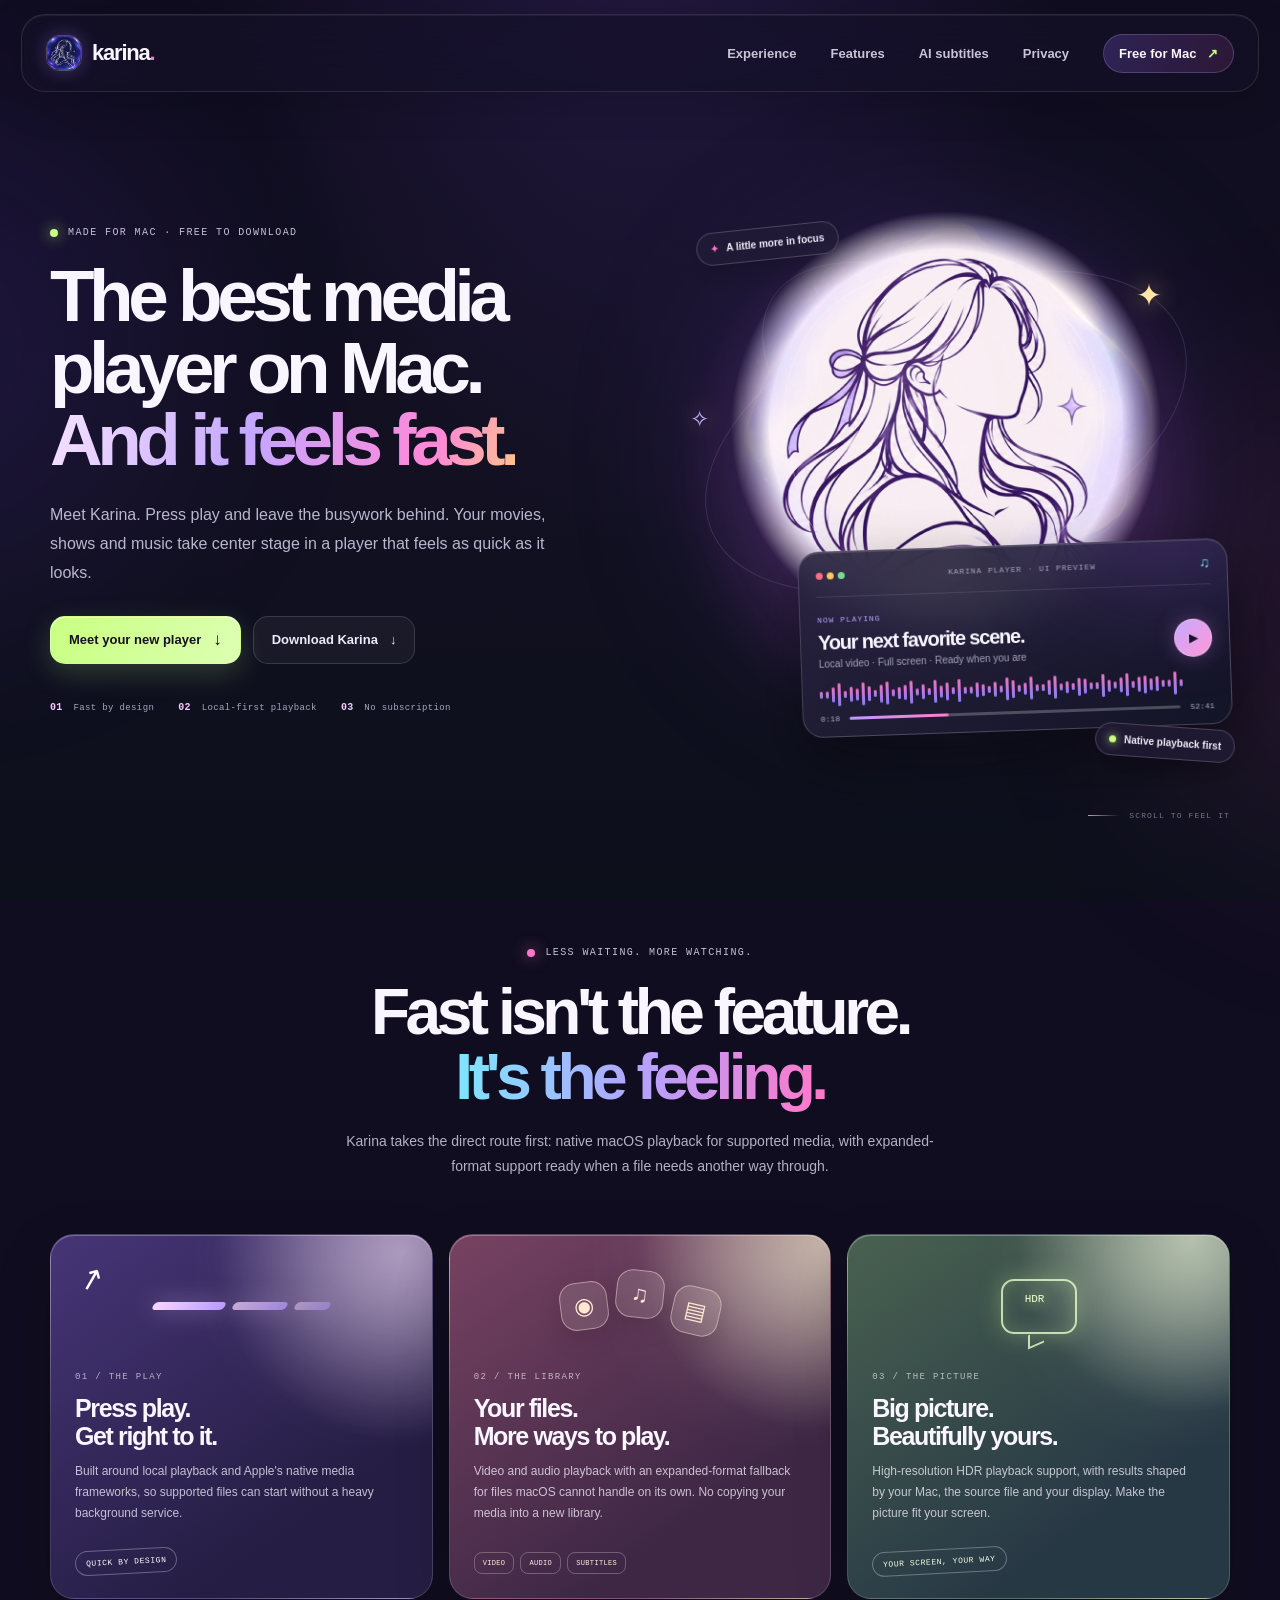
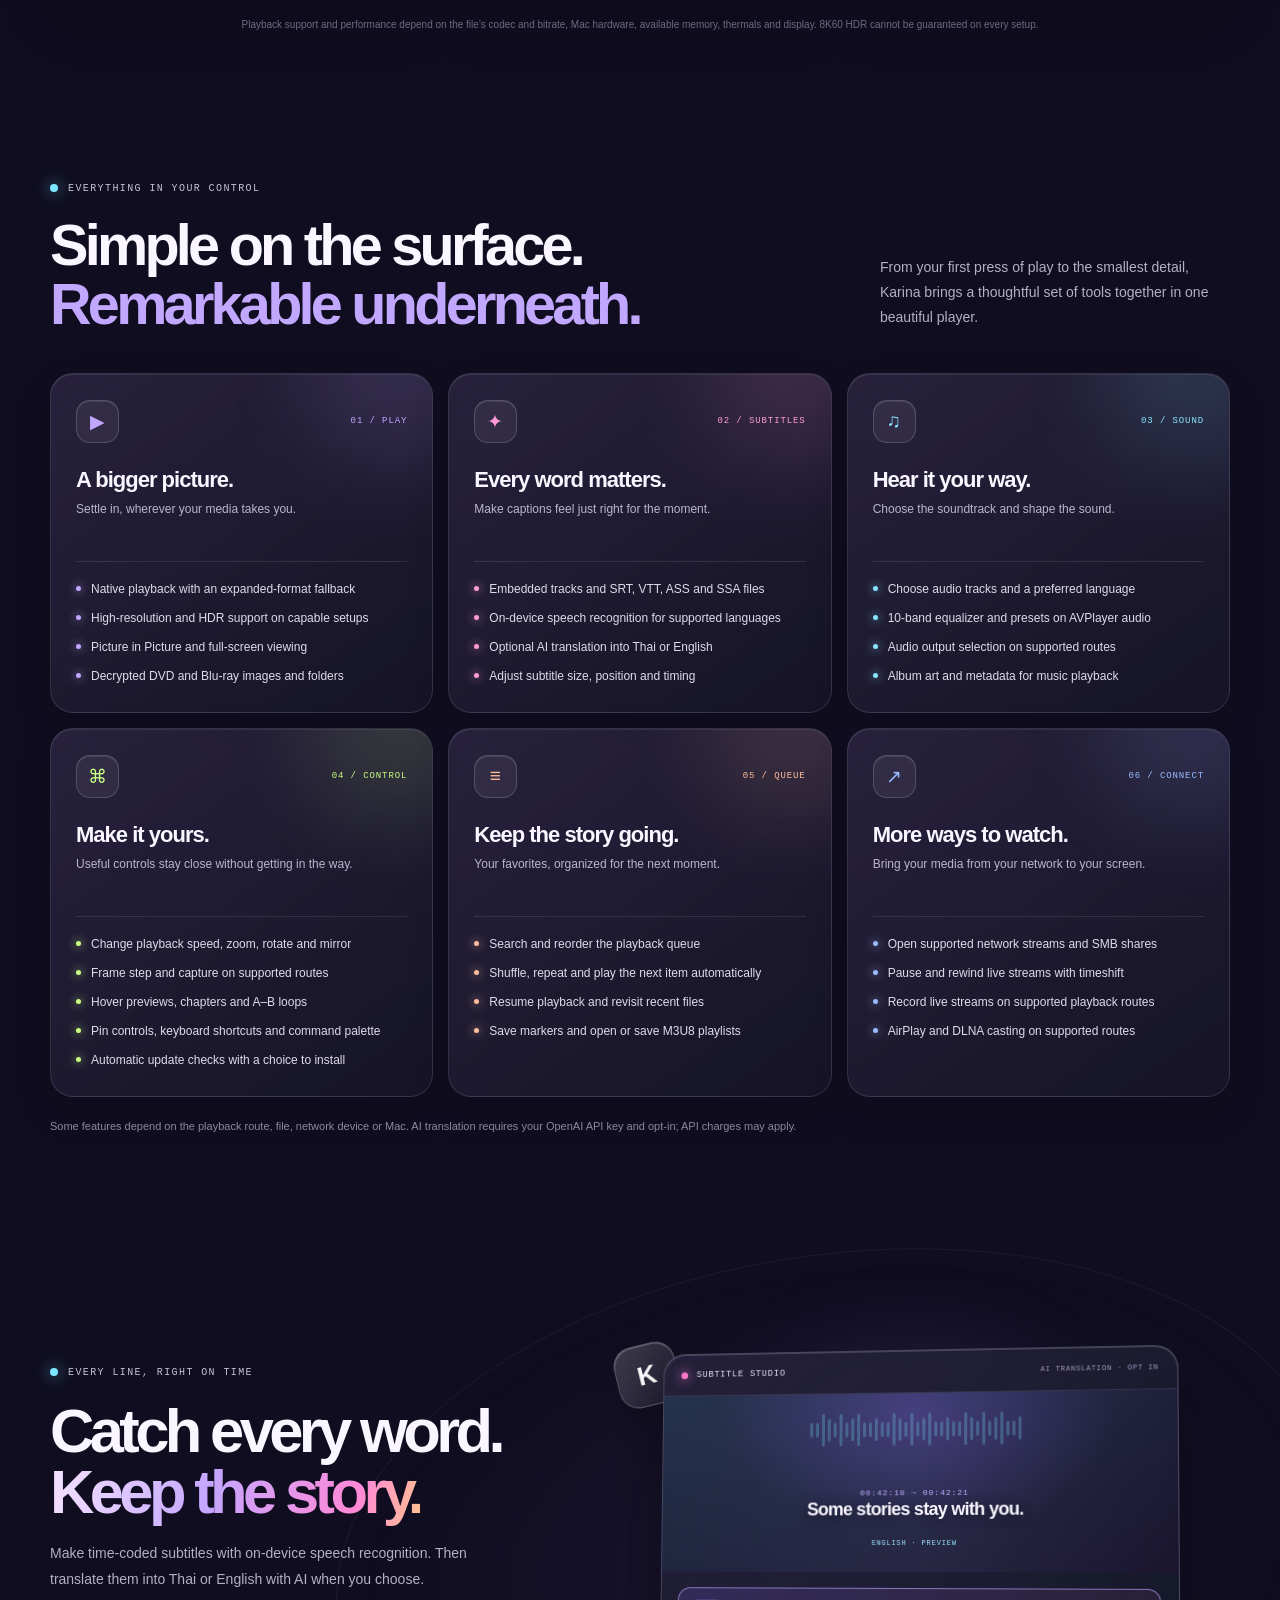
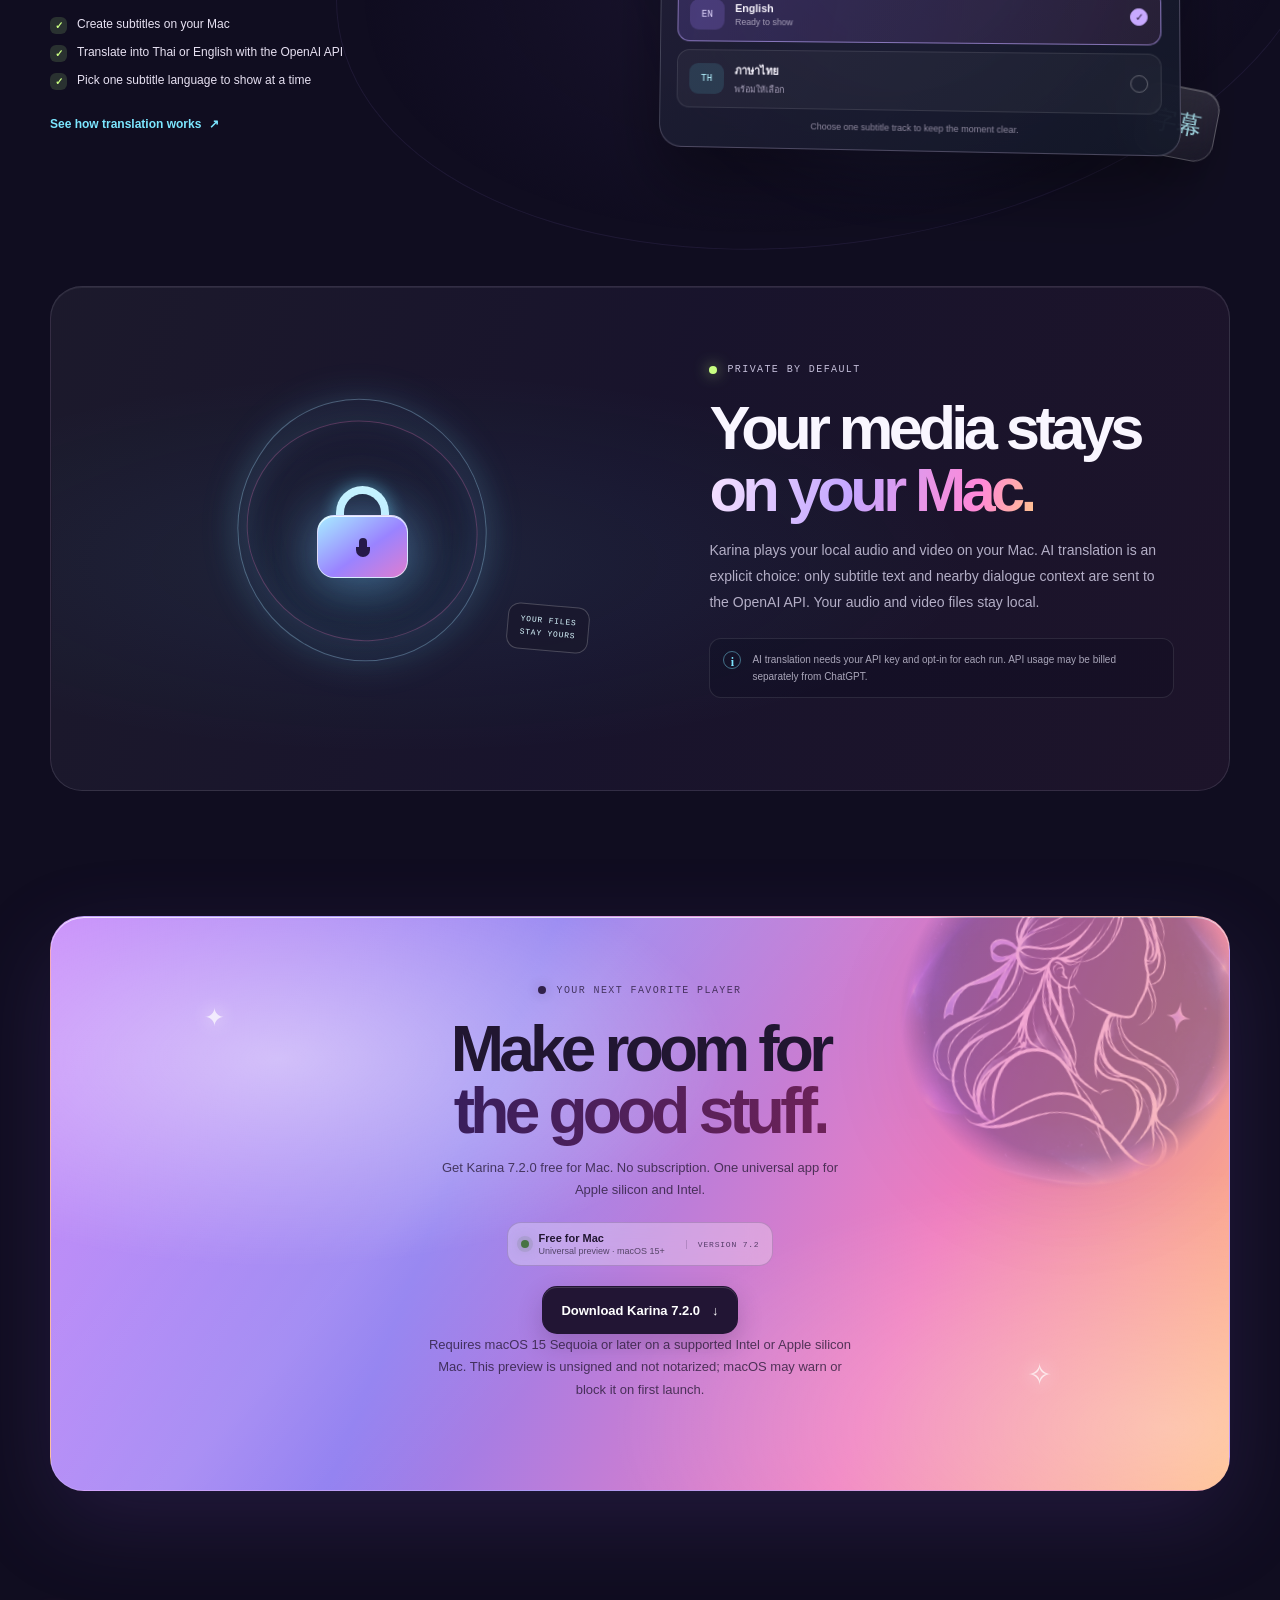
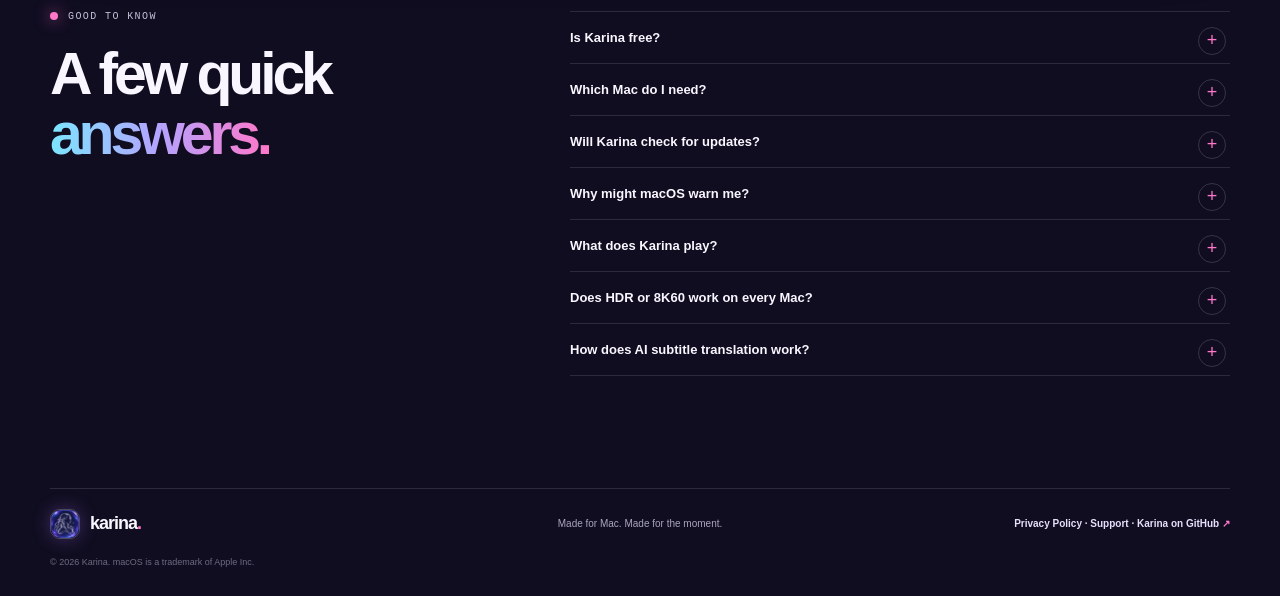
<file: public/index.html>
<!doctype html>
<html lang="en">
  <head>
    <meta charset="utf-8">
    <meta name="viewport" content="width=device-width, initial-scale=1">
    <meta name="theme-color" content="#100d20">
    <meta name="description" content="Meet Karina: a fast, beautiful, free-to-download media player for Mac, with expanded format support and opt-in AI subtitle translation.">
    <meta property="og:type" content="website">
    <meta property="og:title" content="Karina — The Best Media Player on Mac">
    <meta property="og:description" content="Your media. In focus. Experience a fast, beautiful player made for Mac.">
    <meta property="og:image" content="https://notthedream.github.io/karina-website/assets/karina-dark.jpg">
    <title>Karina — The Best Media Player on Mac</title>
    <link rel="icon" type="image/png" href="./assets/karina-favicon.png">
    <link rel="preload" href="./assets/karina-dark.jpg" as="image" fetchpriority="high">
    <link rel="stylesheet" href="./styles.css">
    <script defer src="./main.js"></script>
  </head>
  <body>
    <div class="site-glow site-glow--one" aria-hidden="true"></div>
    <div class="site-glow site-glow--two" aria-hidden="true"></div>

    <header class="topbar">
      <a class="brand" href="#top" aria-label="Karina home">
        <span class="brand-mark"><img src="./assets/karina-dark.jpg" alt=""></span>
        <span>karina<span class="brand-period">.</span></span>
      </a>
      <button class="nav-toggle" type="button" aria-expanded="false" aria-controls="site-nav" aria-label="Open navigation">
        <span></span><span></span>
      </button>
      <nav class="site-nav" id="site-nav" aria-label="Main navigation">
        <a href="#experience">Experience</a>
        <a href="#features">Features</a>
        <a href="#subtitles">AI subtitles</a>
        <a href="#privacy">Privacy</a>
        <a class="nav-download" href="#download">Free for Mac <span aria-hidden="true">↗</span></a>
      </nav>
    </header>

    <main id="top">
      <section class="hero section-wrap">
        <div class="hero-copy" data-reveal>
          <div class="eyebrow"><span class="eyebrow-dot"></span> MADE FOR MAC · FREE TO DOWNLOAD</div>
          <h1>The best media player on Mac.<br><span>And it feels fast.</span></h1>
          <p class="hero-lede">Meet Karina. Press play and leave the busywork behind. Your movies, shows and music take center stage in a player that feels as quick as it looks.</p>
          <div class="hero-actions">
            <a class="button button-primary" href="#experience">Meet your new player <span aria-hidden="true">↓</span></a>
            <a class="button button-quiet" href="#download">Download Karina <span aria-hidden="true">↓</span></a>
          </div>
          <div class="hero-proof" aria-label="Karina highlights">
            <span><b>01</b> Fast by design</span>
            <span><b>02</b> Local-first playback</span>
            <span><b>03</b> No subscription</span>
          </div>
        </div>

        <div class="hero-visual" data-reveal aria-label="Karina app artwork and an illustrative player interface">
          <div class="orbit orbit--outer" aria-hidden="true"></div>
          <div class="orbit orbit--inner" aria-hidden="true"></div>
          <div class="spark spark--one" aria-hidden="true">✦</div>
          <div class="spark spark--two" aria-hidden="true">✧</div>
          <div class="hero-orb">
            <div class="orb-halo" aria-hidden="true"></div>
            <picture>
              <source srcset="./assets/karina-light.jpg" media="(prefers-color-scheme: light)">
              <img class="hero-icon" src="./assets/karina-dark.jpg" alt="Karina's signature faceless portrait in a luminous violet glass orb">
            </picture>
          </div>
          <div class="player-card" aria-label="Illustrative Karina playback controls">
            <div class="player-card-top">
              <span class="mini-lights" aria-hidden="true"><i></i><i></i><i></i></span>
              <span class="player-card-label">KARINA PLAYER <span>·</span> UI PREVIEW</span>
              <span class="sound-glyph" aria-hidden="true">♫</span>
            </div>
            <div class="player-card-content">
              <div>
                <p class="track-kicker">NOW PLAYING</p>
                <h2>Your next favorite scene.</h2>
                <p class="track-meta">Local video · Full screen · Ready when you are</p>
              </div>
              <button class="play-orb" type="button" aria-label="Decorative play icon" tabindex="-1"><span aria-hidden="true">▶</span></button>
            </div>
            <div class="waveform" aria-hidden="true">
              <i></i><i></i><i></i><i></i><i></i><i></i><i></i><i></i><i></i><i></i><i></i><i></i><i></i><i></i><i></i><i></i><i></i><i></i><i></i><i></i><i></i><i></i><i></i><i></i><i></i><i></i><i></i><i></i><i></i><i></i><i></i><i></i><i></i><i></i><i></i><i></i><i></i><i></i><i></i><i></i><i></i><i></i><i></i><i></i><i></i><i></i><i></i><i></i><i></i><i></i><i></i><i></i><i></i><i></i><i></i><i></i><i></i><i></i><i></i><i></i><i></i>
            </div>
            <div class="player-card-bottom"><span>0:18</span><span class="seek-line"><i></i></span><span>52:41</span></div>
          </div>
          <div class="float-chip float-chip--top"><span class="chip-icon">✦</span> A little more in focus</div>
          <div class="float-chip float-chip--bottom"><span class="live-dot"></span> Native playback first</div>
        </div>
        <div class="hero-scroll" aria-hidden="true"><span></span> SCROLL TO FEEL IT</div>
      </section>

      <section class="statement section-wrap" id="experience">
        <div class="section-heading" data-reveal>
          <p class="eyebrow"><span class="eyebrow-dot eyebrow-dot--pink"></span> LESS WAITING. MORE WATCHING.</p>
          <h2>Fast isn't the feature.<br><em>It's the feeling.</em></h2>
          <p>Karina takes the direct route first: native macOS playback for supported media, with expanded-format support ready when a file needs another way through.</p>
        </div>
        <div class="feature-grid">
          <article class="feature-card feature-card--violet" data-reveal>
            <div class="feature-symbol feature-symbol--speed" aria-hidden="true"><span>↗</span><i></i><i></i><i></i></div>
            <p class="card-index">01 / THE PLAY</p>
            <h3>Press play.<br>Get right to it.</h3>
            <p>Built around local playback and Apple's native media frameworks, so supported files can start without a heavy background service.</p>
            <div class="card-sticker">QUICK BY DESIGN</div>
          </article>
          <article class="feature-card feature-card--peach" data-reveal>
            <div class="feature-symbol feature-symbol--formats" aria-hidden="true"><span>◉</span><span>♫</span><span>▤</span></div>
            <p class="card-index">02 / THE LIBRARY</p>
            <h3>Your files.<br>More ways to play.</h3>
            <p>Video and audio playback with an expanded-format fallback for files macOS cannot handle on its own. No copying your media into a new library.</p>
            <div class="format-pills"><span>VIDEO</span><span>AUDIO</span><span>SUBTITLES</span></div>
          </article>
          <article class="feature-card feature-card--lime" data-reveal>
            <div class="feature-symbol feature-symbol--display" aria-hidden="true"><span></span><i>HDR</i></div>
            <p class="card-index">03 / THE PICTURE</p>
            <h3>Big picture.<br>Beautifully yours.</h3>
            <p>High-resolution HDR playback support, with results shaped by your Mac, the source file and your display. Make the picture fit your screen.</p>
            <div class="card-sticker card-sticker--dark">YOUR SCREEN, YOUR WAY</div>
          </article>
        </div>
        <p class="fine-print section-wrap">Playback support and performance depend on the file's codec and bitrate, Mac hardware, available memory, thermals and display. 8K60 HDR cannot be guaranteed on every setup.</p>
      </section>

      <section class="toolkit section-wrap" id="features" aria-labelledby="features-title">
        <div class="toolkit-heading" data-reveal>
          <div>
            <p class="eyebrow"><span class="eyebrow-dot eyebrow-dot--cyan"></span> EVERYTHING IN YOUR CONTROL</p>
            <h2 id="features-title">Simple on the surface.<br><em>Remarkable underneath.</em></h2>
          </div>
          <p>From your first press of play to the smallest detail, Karina brings a thoughtful set of tools together in one beautiful player.</p>
        </div>
        <div class="toolkit-grid">
          <article class="toolkit-card toolkit-card--violet" data-reveal>
            <div class="toolkit-card-top"><span class="toolkit-icon" aria-hidden="true">▶</span><span>01 / PLAY</span></div>
            <h3>A bigger picture.</h3>
            <p>Settle in, wherever your media takes you.</p>
            <ul>
              <li>Native playback with an expanded-format fallback</li>
              <li>High-resolution and HDR support on capable setups</li>
              <li>Picture in Picture and full-screen viewing</li>
              <li>Decrypted DVD and Blu-ray images and folders</li>
            </ul>
          </article>
          <article class="toolkit-card toolkit-card--pink" data-reveal>
            <div class="toolkit-card-top"><span class="toolkit-icon" aria-hidden="true">✦</span><span>02 / SUBTITLES</span></div>
            <h3>Every word matters.</h3>
            <p>Make captions feel just right for the moment.</p>
            <ul>
              <li>Embedded tracks and SRT, VTT, ASS and SSA files</li>
              <li>On-device speech recognition for supported languages</li>
              <li>Optional AI translation into Thai or English</li>
              <li>Adjust subtitle size, position and timing</li>
            </ul>
          </article>
          <article class="toolkit-card toolkit-card--cyan" data-reveal>
            <div class="toolkit-card-top"><span class="toolkit-icon" aria-hidden="true">♫</span><span>03 / SOUND</span></div>
            <h3>Hear it your way.</h3>
            <p>Choose the soundtrack and shape the sound.</p>
            <ul>
              <li>Choose audio tracks and a preferred language</li>
              <li>10-band equalizer and presets on AVPlayer audio</li>
              <li>Audio output selection on supported routes</li>
              <li>Album art and metadata for music playback</li>
            </ul>
          </article>
          <article class="toolkit-card toolkit-card--lime" data-reveal>
            <div class="toolkit-card-top"><span class="toolkit-icon" aria-hidden="true">⌘</span><span>04 / CONTROL</span></div>
            <h3>Make it yours.</h3>
            <p>Useful controls stay close without getting in the way.</p>
            <ul>
              <li>Change playback speed, zoom, rotate and mirror</li>
              <li>Frame step and capture on supported routes</li>
              <li>Hover previews, chapters and A–B loops</li>
              <li>Pin controls, keyboard shortcuts and command palette</li>
              <li>Automatic update checks with a choice to install</li>
            </ul>
          </article>
          <article class="toolkit-card toolkit-card--peach" data-reveal>
            <div class="toolkit-card-top"><span class="toolkit-icon" aria-hidden="true">≡</span><span>05 / QUEUE</span></div>
            <h3>Keep the story going.</h3>
            <p>Your favorites, organized for the next moment.</p>
            <ul>
              <li>Search and reorder the playback queue</li>
              <li>Shuffle, repeat and play the next item automatically</li>
              <li>Resume playback and revisit recent files</li>
              <li>Save markers and open or save M3U8 playlists</li>
            </ul>
          </article>
          <article class="toolkit-card toolkit-card--blue" data-reveal>
            <div class="toolkit-card-top"><span class="toolkit-icon" aria-hidden="true">↗</span><span>06 / CONNECT</span></div>
            <h3>More ways to watch.</h3>
            <p>Bring your media from your network to your screen.</p>
            <ul>
              <li>Open supported network streams and SMB shares</li>
              <li>Pause and rewind live streams with timeshift</li>
              <li>Record live streams on supported playback routes</li>
              <li>AirPlay and DLNA casting on supported routes</li>
            </ul>
          </article>
        </div>
        <p class="toolkit-note">Some features depend on the playback route, file, network device or Mac. AI translation requires your OpenAI API key and opt-in; API charges may apply.</p>
      </section>

      <section class="subtitle-section section-wrap" id="subtitles">
        <div class="subtitle-copy" data-reveal>
          <p class="eyebrow"><span class="eyebrow-dot eyebrow-dot--cyan"></span> EVERY LINE, RIGHT ON TIME</p>
          <h2>Catch every word.<br><span>Keep the story.</span></h2>
          <p>Make time-coded subtitles with on-device speech recognition. Then translate them into Thai or English with AI when you choose.</p>
          <ul class="check-list">
            <li><span>✓</span> Create subtitles on your Mac</li>
            <li><span>✓</span> Translate into Thai or English with the OpenAI API</li>
            <li><span>✓</span> Pick one subtitle language to show at a time</li>
          </ul>
          <a class="text-link" href="#privacy">See how translation works <span aria-hidden="true">↗</span></a>
        </div>
        <div class="caption-stage" data-reveal aria-label="Example of two subtitle language options">
          <div class="caption-decoration caption-decoration--one" aria-hidden="true">K</div>
          <div class="caption-decoration caption-decoration--two" aria-hidden="true">字幕</div>
          <div class="caption-window">
            <div class="caption-topline"><span class="caption-dot"></span> SUBTITLE STUDIO <span class="caption-state">AI TRANSLATION · OPT IN</span></div>
            <div class="caption-scene">
              <div class="caption-wave" aria-hidden="true"><i></i><i></i><i></i><i></i><i></i><i></i><i></i><i></i><i></i><i></i><i></i><i></i><i></i><i></i><i></i><i></i><i></i><i></i><i></i><i></i><i></i><i></i><i></i><i></i><i></i><i></i><i></i><i></i><i></i><i></i><i></i><i></i><i></i><i></i><i></i><i></i></div>
              <div class="caption-lines"><span class="caption-time">00:42:18 → 00:42:21</span><p>Some stories stay with you.</p><span class="caption-language">ENGLISH · PREVIEW</span></div>
            </div>
            <div class="language-switch">
              <div class="language-option language-option--active"><span class="language-flag">EN</span><span><b>English</b><small>Ready to show</small></span><span class="radio-check" aria-hidden="true">✓</span></div>
              <div class="language-option"><span class="language-flag language-flag--thai">TH</span><span><b>ภาษาไทย</b><small>พร้อมให้เลือก</small></span><span class="radio-empty" aria-hidden="true"></span></div>
            </div>
            <p class="caption-footnote">Choose one subtitle track to keep the moment clear.</p>
          </div>
        </div>
      </section>

      <section class="privacy-section section-wrap" id="privacy">
        <div class="privacy-art" data-reveal aria-hidden="true">
          <div class="privacy-ring privacy-ring--one"></div><div class="privacy-ring privacy-ring--two"></div>
          <div class="privacy-lock"><span class="lock-shackle"></span><span class="lock-body"><i></i></span></div>
          <div class="privacy-tag">YOUR FILES<br>STAY YOURS</div>
        </div>
        <div class="privacy-copy" data-reveal>
          <p class="eyebrow"><span class="eyebrow-dot eyebrow-dot--lime"></span> PRIVATE BY DEFAULT</p>
          <h2>Your media stays<br><span>on your Mac.</span></h2>
          <p>Karina plays your local audio and video on your Mac. AI translation is an explicit choice: only subtitle text and nearby dialogue context are sent to the OpenAI API. Your audio and video files stay local.</p>
          <div class="privacy-note"><span class="privacy-note-icon">i</span><span>AI translation needs your API key and opt-in for each run. API usage may be billed separately from ChatGPT.</span></div>
        </div>
      </section>

      <section class="download-section section-wrap" id="download">
        <div class="download-sheen" aria-hidden="true"></div>
        <div class="download-content" data-reveal>
          <p class="eyebrow eyebrow--center"><span class="eyebrow-dot"></span> YOUR NEXT FAVORITE PLAYER</p>
          <h2>Make room for<br><span>the good stuff.</span></h2>
          <p>Get Karina 7.2.0 free for Mac. No subscription. One universal app for Apple silicon and Intel.</p>
          <div class="download-status"><span class="status-pulse"></span><span><b>Free for Mac</b><small>Universal preview · macOS 15+</small></span><span class="status-version">VERSION 7.2</span></div>
          <a class="button button-light" href="https://github.com/notthedream/karina-website/releases/download/karina-v7.2.0-preview/Karina-7.2.0-macOS-universal.zip">Download Karina 7.2.0 <span aria-hidden="true">↓</span></a>
          <p class="download-footnote">Requires macOS 15 Sequoia or later on a supported Intel or Apple silicon Mac. This preview is unsigned and not notarized; macOS may warn or block it on first launch.</p>
        </div>
        <div class="download-portrait" aria-hidden="true"><img src="./assets/karina-dark.jpg" alt=""></div>
        <div class="download-star download-star--one" aria-hidden="true">✦</div><div class="download-star download-star--two" aria-hidden="true">✧</div>
      </section>

      <section class="faq section-wrap" aria-labelledby="faq-title">
        <div class="faq-heading" data-reveal><p class="eyebrow"><span class="eyebrow-dot eyebrow-dot--pink"></span> GOOD TO KNOW</p><h2 id="faq-title">A few quick<br><em>answers.</em></h2></div>
        <div class="faq-list" data-reveal>
          <details><summary>Is Karina free?</summary><p>Yes. Karina is free to download and has no subscription. Download the Karina 7.2.0 universal preview above.</p></details>
          <details><summary>Which Mac do I need?</summary><p>Karina 7.2.0 requires macOS 15 Sequoia or later and runs on supported Intel and Apple silicon Macs. Your Mac must be able to run macOS 15; playback performance depends on the Mac and media file.</p></details>
          <details><summary>Will Karina check for updates?</summary><p>Karina 7.2 checks automatically and asks before installing a new version. If you have 7.0 or 7.1, download and install 7.2 once to get future update prompts.</p></details>
          <details><summary>Why might macOS warn me?</summary><p>This preview is not signed with a Developer ID and has not been notarized by Apple, so Gatekeeper may warn or block it when first opened. A signed, notarized download will follow when Developer ID signing is configured.</p></details>
          <details><summary>What does Karina play?</summary><p>Karina plays local audio and video, using native macOS playback first and expanded-format support when needed. The exact formats and smoothness depend on the file and your Mac.</p></details>
          <details><summary>Does HDR or 8K60 work on every Mac?</summary><p>No player can promise that. HDR and high-resolution playback depend on the codec, bitrate, hardware decoder, memory bandwidth, thermals and display path.</p></details>
          <details><summary>How does AI subtitle translation work?</summary><p>Speech recognition creates time-coded captions on device. If you add an OpenAI API key and opt in, Karina can translate the subtitle text and nearby dialogue context into Thai or English. Audio and video are not sent.</p></details>
        </div>
      </section>
    </main>

    <footer class="site-footer section-wrap">
      <a class="brand" href="#top" aria-label="Karina home"><span class="brand-mark"><img src="./assets/karina-dark.jpg" alt=""></span><span>karina<span class="brand-period">.</span></span></a>
      <p>Made for Mac. Made for the moment.</p>
      <nav class="footer-link" aria-label="Footer navigation"><a href="./privacy.html">Privacy Policy</a> · <a href="./support.html">Support</a> · <a href="https://github.com/notthedream/karina-website" target="_blank" rel="noopener noreferrer">Karina on GitHub <span aria-hidden="true">↗</span></a></nav>
      <small>© 2026 Karina. macOS is a trademark of Apple Inc.</small>
    </footer>
  </body>
</html>
</file>
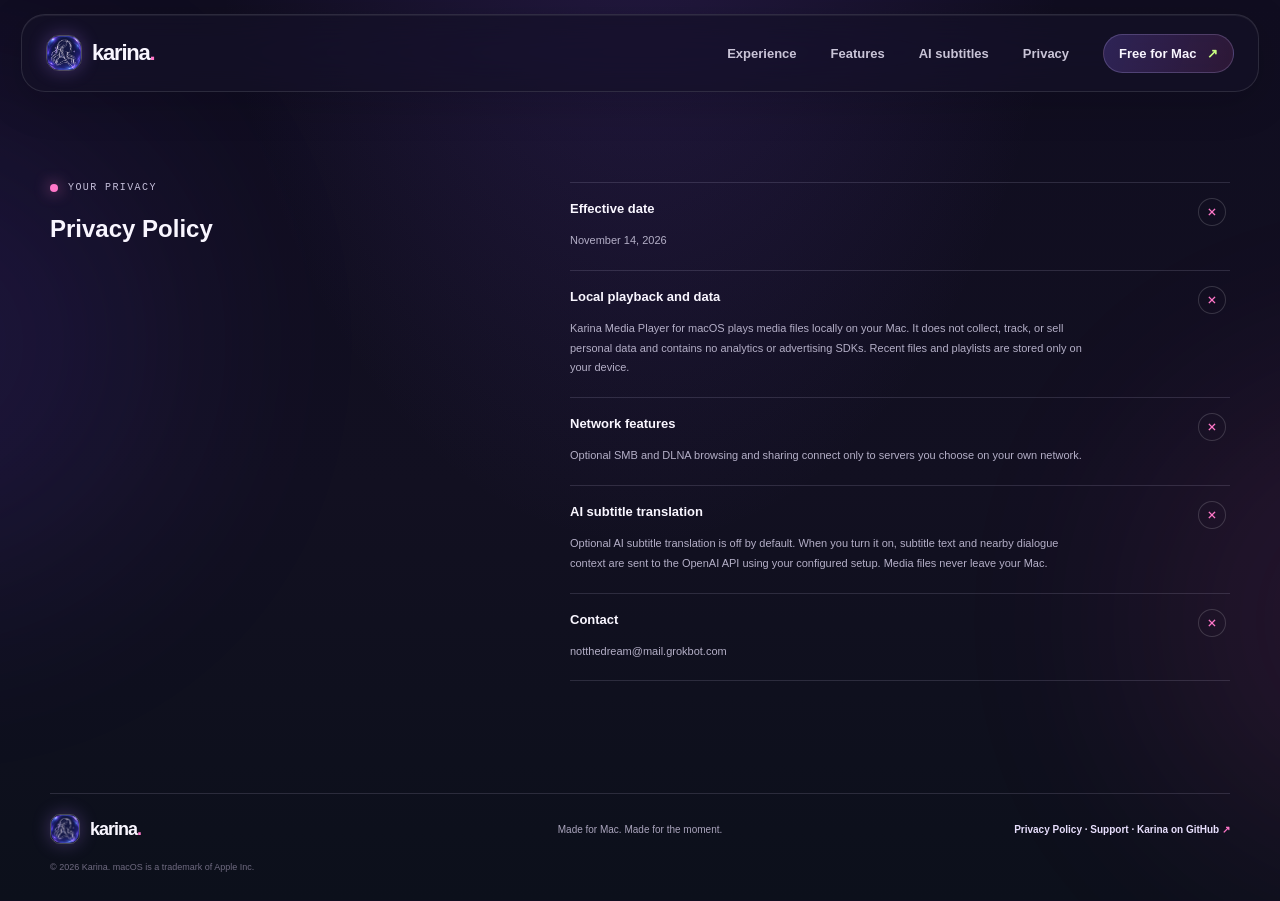
<file: public/privacy.html>
<!doctype html>
<html lang="en">
  <head>
    <meta charset="utf-8">
    <meta name="viewport" content="width=device-width, initial-scale=1">
    <meta name="theme-color" content="#100d20">
    <title>Privacy Policy — Karina</title>
    <link rel="icon" type="image/png" href="./assets/karina-favicon.png">
    <link rel="stylesheet" href="./styles.css">
    <script defer src="./main.js"></script>
  </head>
  <body>
    <div class="site-glow site-glow--one" aria-hidden="true"></div>
    <div class="site-glow site-glow--two" aria-hidden="true"></div>

    <header class="topbar">
      <a class="brand" href="./index.html#top" aria-label="Karina home">
        <span class="brand-mark"><img src="./assets/karina-dark.jpg" alt=""></span>
        <span>karina<span class="brand-period">.</span></span>
      </a>
      <button class="nav-toggle" type="button" aria-expanded="false" aria-controls="site-nav" aria-label="Open navigation">
        <span></span><span></span>
      </button>
      <nav class="site-nav" id="site-nav" aria-label="Main navigation">
        <a href="./index.html#experience">Experience</a>
        <a href="./index.html#features">Features</a>
        <a href="./index.html#subtitles">AI subtitles</a>
        <a href="./index.html#privacy">Privacy</a>
        <a class="nav-download" href="./index.html#download">Free for Mac <span aria-hidden="true">↗</span></a>
      </nav>
    </header>

    <main id="top">
      <section class="faq section-wrap" aria-labelledby="page-title" style="padding-top: 90px;">
        <div class="faq-heading"><p class="eyebrow"><span class="eyebrow-dot eyebrow-dot--pink"></span> YOUR PRIVACY</p><h1 id="page-title">Privacy Policy</h1></div>
        <div class="faq-list">
          <details open><summary>Effective date</summary><p>November 14, 2026</p></details>
          <details open><summary>Local playback and data</summary><p>Karina Media Player for macOS plays media files locally on your Mac. It does not collect, track, or sell personal data and contains no analytics or advertising SDKs. Recent files and playlists are stored only on your device.</p></details>
          <details open><summary>Network features</summary><p>Optional SMB and DLNA browsing and sharing connect only to servers you choose on your own network.</p></details>
          <details open><summary>AI subtitle translation</summary><p>Optional AI subtitle translation is off by default. When you turn it on, subtitle text and nearby dialogue context are sent to the OpenAI API using your configured setup. Media files never leave your Mac.</p></details>
          <details open><summary>Contact</summary><p><a href="mailto:notthedream@mail.grokbot.com">notthedream@mail.grokbot.com</a></p></details>
        </div>
      </section>
    </main>

    <footer class="site-footer section-wrap">
      <a class="brand" href="./index.html#top" aria-label="Karina home"><span class="brand-mark"><img src="./assets/karina-dark.jpg" alt=""></span><span>karina<span class="brand-period">.</span></span></a>
      <p>Made for Mac. Made for the moment.</p>
      <nav class="footer-link" aria-label="Footer navigation"><a href="./privacy.html">Privacy Policy</a> · <a href="./support.html">Support</a> · <a href="https://github.com/notthedream/karina-website" target="_blank" rel="noopener noreferrer">Karina on GitHub <span aria-hidden="true">↗</span></a></nav>
      <small>© 2026 Karina. macOS is a trademark of Apple Inc.</small>
    </footer>
  </body>
</html>
</file>
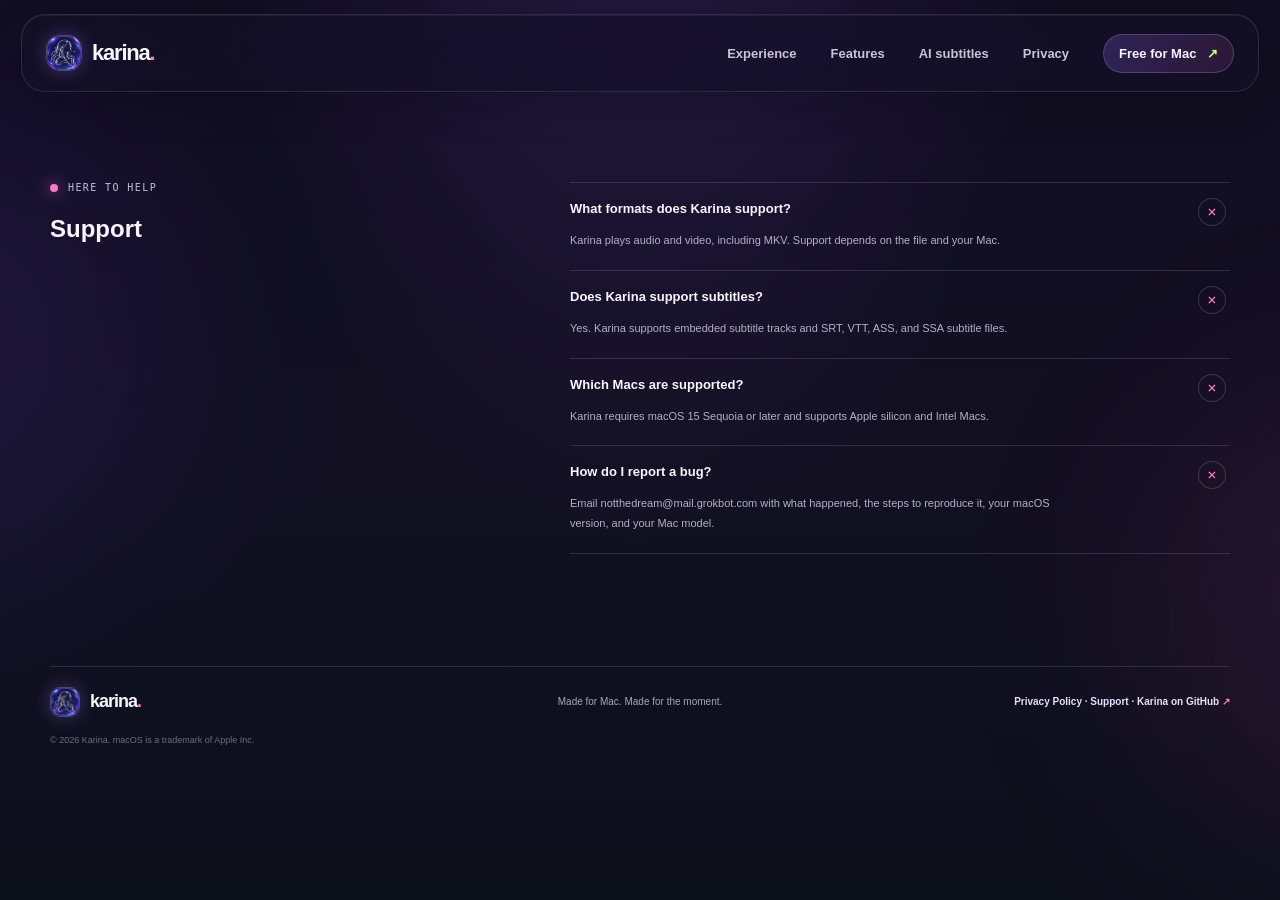
<file: public/support.html>
<!doctype html>
<html lang="en">
  <head>
    <meta charset="utf-8">
    <meta name="viewport" content="width=device-width, initial-scale=1">
    <meta name="theme-color" content="#100d20">
    <title>Support — Karina</title>
    <link rel="icon" type="image/png" href="./assets/karina-favicon.png">
    <link rel="stylesheet" href="./styles.css">
    <script defer src="./main.js"></script>
  </head>
  <body>
    <div class="site-glow site-glow--one" aria-hidden="true"></div>
    <div class="site-glow site-glow--two" aria-hidden="true"></div>

    <header class="topbar">
      <a class="brand" href="./index.html#top" aria-label="Karina home">
        <span class="brand-mark"><img src="./assets/karina-dark.jpg" alt=""></span>
        <span>karina<span class="brand-period">.</span></span>
      </a>
      <button class="nav-toggle" type="button" aria-expanded="false" aria-controls="site-nav" aria-label="Open navigation">
        <span></span><span></span>
      </button>
      <nav class="site-nav" id="site-nav" aria-label="Main navigation">
        <a href="./index.html#experience">Experience</a>
        <a href="./index.html#features">Features</a>
        <a href="./index.html#subtitles">AI subtitles</a>
        <a href="./index.html#privacy">Privacy</a>
        <a class="nav-download" href="./index.html#download">Free for Mac <span aria-hidden="true">↗</span></a>
      </nav>
    </header>

    <main id="top">
      <section class="faq section-wrap" aria-labelledby="page-title" style="padding-top: 90px;">
        <div class="faq-heading"><p class="eyebrow"><span class="eyebrow-dot eyebrow-dot--pink"></span> HERE TO HELP</p><h1 id="page-title">Support</h1></div>
        <div class="faq-list">
          <details open><summary>What formats does Karina support?</summary><p>Karina plays audio and video, including MKV. Support depends on the file and your Mac.</p></details>
          <details open><summary>Does Karina support subtitles?</summary><p>Yes. Karina supports embedded subtitle tracks and SRT, VTT, ASS, and SSA subtitle files.</p></details>
          <details open><summary>Which Macs are supported?</summary><p>Karina requires macOS 15 Sequoia or later and supports Apple silicon and Intel Macs.</p></details>
          <details open><summary>How do I report a bug?</summary><p>Email <a href="mailto:notthedream@mail.grokbot.com">notthedream@mail.grokbot.com</a> with what happened, the steps to reproduce it, your macOS version, and your Mac model.</p></details>
        </div>
      </section>
    </main>

    <footer class="site-footer section-wrap">
      <a class="brand" href="./index.html#top" aria-label="Karina home"><span class="brand-mark"><img src="./assets/karina-dark.jpg" alt=""></span><span>karina<span class="brand-period">.</span></span></a>
      <p>Made for Mac. Made for the moment.</p>
      <nav class="footer-link" aria-label="Footer navigation"><a href="./privacy.html">Privacy Policy</a> · <a href="./support.html">Support</a> · <a href="https://github.com/notthedream/karina-website" target="_blank" rel="noopener noreferrer">Karina on GitHub <span aria-hidden="true">↗</span></a></nav>
      <small>© 2026 Karina. macOS is a trademark of Apple Inc.</small>
    </footer>
  </body>
</html>
</file>
<file: public/styles.css>
:root {
  color-scheme: dark;
  --ink: #f9f6ff;
  --muted: #b4afc7;
  --quiet: #86819c;
  --night: #100d20;
  --panel: rgba(30, 25, 50, .76);
  --line: rgba(224, 216, 255, .14);
  --violet: #a48bff;
  --pink: #ff77c9;
  --cyan: #7ce6ff;
  --lime: #c9ff82;
  --orange: #ffbc83;
  --sans: 'Avenir Next', 'Helvetica Neue', -apple-system, BlinkMacSystemFont, 'Segoe UI', sans-serif;
  --mono: 'SFMono-Regular', Menlo, Consolas, monospace;
}

* { box-sizing: border-box; }
html { scroll-behavior: smooth; scroll-padding-top: 88px; }
body { margin: 0; overflow-x: hidden; color: var(--ink); background: var(--night); font-family: var(--sans); -webkit-font-smoothing: antialiased; }
body::before { position: fixed; inset: 0; z-index: -2; pointer-events: none; content: ''; background: radial-gradient(ellipse at 50% -22%, rgba(114, 72, 201, .22), transparent 48%), linear-gradient(180deg, #100d20 0%, #121021 54%, #0c101b 100%); }
a { color: inherit; text-decoration: none; }
button { color: inherit; font: inherit; }
.sr-only { position: absolute; width: 1px; height: 1px; padding: 0; margin: -1px; overflow: hidden; clip: rect(0, 0, 0, 0); white-space: nowrap; border: 0; }
.section-wrap { width: min(1180px, calc(100% - 64px)); margin-inline: auto; }
.site-glow { position: fixed; z-index: -1; width: 470px; height: 470px; border-radius: 50%; filter: blur(120px); opacity: .12; pointer-events: none; }
.site-glow--one { top: 12%; left: -310px; background: #7447ff; }
.site-glow--two { right: -340px; bottom: 5%; background: #ff49bd; opacity: .09; }

.topbar { position: sticky; top: 0; z-index: 20; display: flex; align-items: center; justify-content: space-between; width: min(1380px, calc(100% - 42px)); height: 78px; margin: 14px auto 0; padding: 0 24px; border: 1px solid rgba(255,255,255,.11); border-radius: 24px; background: rgba(20, 17, 37, .72); box-shadow: 0 10px 40px rgba(3, 2, 12, .18), inset 0 1px rgba(255,255,255,.06); backdrop-filter: blur(22px) saturate(150%); }
.brand { display: inline-flex; align-items: center; gap: 10px; font-size: 22px; font-weight: 800; letter-spacing: -.055em; }
.brand-mark { display: grid; width: 36px; height: 36px; place-items: center; overflow: hidden; border: 1px solid rgba(255,255,255,.25); border-radius: 13px; box-shadow: 0 0 18px rgba(173, 121, 255, .3); }
.brand-mark img { width: 100%; height: 100%; object-fit: cover; }
.brand-period { color: var(--pink); }
.site-nav { display: flex; align-items: center; gap: 34px; color: #c9c4d7; font-size: 13px; font-weight: 700; }
.site-nav a { transition: color .2s ease, background .2s ease, transform .2s ease; }
.site-nav a:hover { color: #fff; }
.site-nav .nav-download { padding: 11px 15px; color: #f9f6ff; border: 1px solid rgba(203, 187, 255, .22); border-radius: 999px; background: linear-gradient(110deg, rgba(138, 103, 244, .24), rgba(237, 91, 181, .12)); }
.nav-download span { margin-left: 7px; color: var(--lime); }
.nav-toggle { display: none; }

.hero { position: relative; display: grid; min-height: 740px; grid-template-columns: 1fr 1fr; align-items: center; gap: 44px; padding-top: 34px; }
.hero-copy { position: relative; z-index: 2; padding: 10px 0 28px; }
.eyebrow { display: flex; align-items: center; gap: 10px; margin: 0 0 22px; color: #c5bfda; font-family: var(--mono); font-size: 10px; font-weight: 500; letter-spacing: .14em; }
.eyebrow-dot { display: inline-block; width: 8px; height: 8px; border-radius: 50%; background: var(--lime); box-shadow: 0 0 14px rgba(201,255,130,.85); }
.eyebrow-dot--pink { background: var(--pink); box-shadow: 0 0 15px rgba(255,119,201,.8); }
.eyebrow-dot--cyan { background: var(--cyan); box-shadow: 0 0 15px rgba(124,230,255,.8); }
.eyebrow-dot--lime { background: var(--lime); box-shadow: 0 0 15px rgba(201,255,130,.8); }
h1, h2, h3, p { margin-top: 0; }
.hero h1 { max-width: 710px; margin: 0 0 23px; font-size: clamp(44px, 5.7vw, 76px); font-weight: 800; line-height: .99; letter-spacing: -.075em; }
.hero h1 span, .subtitle-copy h2 span, .privacy-copy h2 span, .download-content h2 span { color: transparent; background: linear-gradient(105deg, #f3dfff 3%, #c4a7ff 43%, #ff88d7 82%, #ffc28e 100%); -webkit-background-clip: text; background-clip: text; }
.hero-lede { max-width: 525px; margin-bottom: 29px; color: #bbb5ce; font-size: 16px; line-height: 1.82; }
.hero-actions { display: flex; flex-wrap: wrap; gap: 12px; }
.button { display: inline-flex; min-height: 48px; align-items: center; justify-content: center; gap: 12px; padding: 0 18px; border: 1px solid transparent; border-radius: 15px; font-size: 13px; font-weight: 800; transition: transform .22s ease, box-shadow .22s ease, background .22s ease; }
.button:hover { transform: translateY(-3px); }
.button-primary { color: #171021; background: linear-gradient(110deg, var(--lime), #dcffb2); box-shadow: 0 9px 28px rgba(169, 230, 116, .21), inset 0 1px rgba(255,255,255,.75); }
.button-primary:hover { box-shadow: 0 13px 34px rgba(169, 230, 116, .32), inset 0 1px rgba(255,255,255,.75); }
.button-primary span { font-size: 17px; }
.button-quiet { border-color: rgba(230,221,255,.16); background: rgba(255,255,255,.045); color: #eee9fb; }
.soon-dot { width: 7px; height: 7px; margin-left: -5px; border-radius: 50%; background: var(--orange); box-shadow: 0 0 10px rgba(255,188,131,.7); }
.hero-proof { display: flex; flex-wrap: wrap; gap: 14px 24px; margin-top: 38px; color: #aaa4be; font-family: var(--mono); font-size: 9px; letter-spacing: .04em; }
.hero-proof b { margin-right: 5px; color: #f6c9ff; font-size: 10px; }
.hero-visual { position: relative; display: grid; min-height: 560px; place-items: center; isolation: isolate; }
.hero-visual::before { position: absolute; z-index: -2; width: min(540px, 100%); aspect-ratio: 1; border-radius: 50%; content: ''; background: radial-gradient(circle, rgba(128,92,242,.3) 0%, rgba(207,81,194,.15) 43%, transparent 72%); filter: blur(12px); }
.hero-orb { position: absolute; top: 12px; left: 50%; width: min(430px, 80%); aspect-ratio: 1; transform: translateX(-50%); filter: drop-shadow(0 28px 85px rgba(123, 83, 234, .32)); animation: float 7s ease-in-out infinite; }
.hero-icon { display: block; width: 100%; height: 100%; object-fit: contain; mix-blend-mode: screen; }
.hero-icon, .download-portrait img {
  -webkit-mask-image: radial-gradient(ellipse closest-side at center, #000 82%, transparent 100%);
  mask-image: radial-gradient(ellipse closest-side at center, #000 82%, transparent 100%);
}
.orb-halo { position: absolute; z-index: -1; inset: 13%; border: 1px solid rgba(225,198,255,.38); border-radius: 48% 52% 56% 44%; background: radial-gradient(circle at 42% 31%, rgba(254,205,255,.14), transparent 43%), radial-gradient(circle, rgba(120,81,255,.12), transparent 68%); box-shadow: 0 0 44px rgba(181,126,255,.28), inset 0 0 54px rgba(181,126,255,.22); transform: rotate(-12deg); }
.orbit { position: absolute; left: 50%; top: 17%; width: 510px; height: 275px; border: 1px solid rgba(211,185,255,.15); border-radius: 50%; transform: translateX(-50%) rotate(-23deg); }
.orbit--inner { width: 410px; height: 225px; border-color: rgba(255,160,225,.13); transform: translateX(-50%) rotate(32deg); }
.spark { position: absolute; z-index: 3; color: #ffe5a6; text-shadow: 0 0 24px rgba(255,205,122,.8); }
.spark--one { top: 14%; right: 12%; font-size: 31px; }
.spark--two { top: 37%; left: 5%; color: #c0b4ff; font-size: 23px; }
.player-card { position: absolute; z-index: 4; right: 0; bottom: 28px; width: min(430px, 95%); padding: 15px 17px 13px; overflow: hidden; border: 1px solid rgba(245,239,255,.2); border-radius: 21px; background: linear-gradient(135deg, rgba(38,33,60,.88), rgba(18,20,39,.91)); box-shadow: 0 27px 65px rgba(0,0,0,.45), inset 0 1px rgba(255,255,255,.13); backdrop-filter: blur(20px); transform: rotate(-2deg); }
.player-card::before { position: absolute; top: -100px; right: -60px; width: 220px; height: 150px; border-radius: 50%; content: ''; background: rgba(170,104,255,.22); filter: blur(55px); }
.player-card-top, .player-card-bottom { position: relative; display: flex; align-items: center; justify-content: space-between; }
.player-card-top { padding-bottom: 13px; border-bottom: 1px solid rgba(255,255,255,.1); }
.mini-lights { display: flex; gap: 4px; }
.mini-lights i { width: 7px; height: 7px; border-radius: 50%; background: #ff6e80; }
.mini-lights i:nth-child(2) { background: #ffca5b; }.mini-lights i:nth-child(3) { background: #75dc91; }
.player-card-label { color: #aaa4bc; font-family: var(--mono); font-size: 8px; letter-spacing: .11em; }
.player-card-label span { color: var(--pink); }
.sound-glyph { color: var(--cyan); font-size: 14px; }
.player-card-content { position: relative; display: flex; align-items: end; justify-content: space-between; padding: 18px 0 13px; }
.track-kicker, .caption-time, .caption-language { margin: 0 0 7px; color: #b8a2ff; font-family: var(--mono); font-size: 8px; letter-spacing: .12em; }
.player-card-content h2 { margin-bottom: 4px; font-size: 20px; letter-spacing: -.06em; }
.track-meta { margin: 0; color: #a6a0b8; font-size: 10px; }
.play-orb { display: grid; width: 38px; height: 38px; flex: 0 0 auto; place-items: center; border: 1px solid rgba(255,255,255,.35); border-radius: 50%; background: linear-gradient(135deg, #c7a8ff, #ff98d8); box-shadow: 0 0 20px rgba(228,133,255,.27); color: #171121; font-size: 12px; }
.waveform { display: flex; height: 25px; align-items: center; gap: 3px; overflow: hidden; opacity: .95; }
.waveform i { display: block; width: 3px; height: 30%; flex: 0 0 3px; border-radius: 5px; background: linear-gradient(180deg, var(--pink), #8c81ff); }
.waveform i:nth-child(3n) { height: 62%; }.waveform i:nth-child(4n) { height: 90%; }.waveform i:nth-child(7n) { height: 48%; }.waveform i:nth-child(11n) { height: 72%; }
.player-card-bottom { margin-top: 7px; color: #b3adbf; font-family: var(--mono); font-size: 8px; }
.seek-line { position: relative; height: 3px; flex: 1; margin: 0 10px; border-radius: 5px; background: rgba(255,255,255,.23); }
.seek-line i { position: absolute; inset: 0 70% 0 0; border-radius: inherit; background: linear-gradient(90deg, #bc9aff, #ff7dc9); }
.float-chip { position: absolute; z-index: 5; display: inline-flex; align-items: center; gap: 8px; padding: 10px 13px; border: 1px solid rgba(244,237,255,.2); border-radius: 999px; background: rgba(32,26,53,.82); box-shadow: 0 12px 30px rgba(0,0,0,.22); color: #efebf8; font-size: 10px; font-weight: 700; backdrop-filter: blur(14px); }
.float-chip--top { top: 5%; left: 6%; transform: rotate(-6deg); }.float-chip--bottom { right: -1%; bottom: 0; transform: rotate(4deg); }
.chip-icon { color: var(--pink); }.live-dot { width: 7px; height: 7px; border-radius: 50%; background: var(--lime); box-shadow: 0 0 10px var(--lime); }
.hero-scroll { position: absolute; right: 0; bottom: 12px; display: flex; align-items: center; gap: 9px; color: #77728c; font-family: var(--mono); font-size: 8px; letter-spacing: .14em; }
.hero-scroll span { display: block; width: 32px; height: 1px; background: linear-gradient(90deg, var(--pink), transparent); }

.statement { padding-top: 115px; padding-bottom: 126px; }
.section-heading { max-width: 720px; margin: 0 auto 55px; text-align: center; }
.section-heading .eyebrow, .eyebrow--center { justify-content: center; }
.section-heading h2, .faq-heading h2 { margin-bottom: 18px; font-size: clamp(40px, 5vw, 65px); line-height: 1.02; letter-spacing: -.07em; }
.section-heading h2 em, .faq-heading h2 em { color: transparent; font-style: normal; background: linear-gradient(90deg, var(--cyan), #b4a3ff, var(--pink)); -webkit-background-clip: text; background-clip: text; }
.section-heading > p:last-child { max-width: 610px; margin: auto; color: var(--muted); font-size: 14px; line-height: 1.8; }
.feature-grid { display: grid; grid-template-columns: repeat(3, 1fr); gap: 16px; }
.feature-card { position: relative; display: flex; min-height: 355px; flex-direction: column; padding: 24px; overflow: hidden; border: 1px solid rgba(255,255,255,.14); border-radius: 24px; box-shadow: inset 0 1px rgba(255,255,255,.28), 0 20px 55px rgba(0,0,0,.18); }
.feature-card::after { position: absolute; top: -80px; right: -55px; width: 200px; height: 200px; border-radius: 50%; content: ''; background: rgba(255,255,255,.26); filter: blur(55px); }
.feature-card--violet { background: radial-gradient(circle at 92% 5%, rgba(247,211,255,.5), transparent 38%), linear-gradient(145deg, #463577, #251d43 74%); }
.feature-card--peach { background: radial-gradient(circle at 98% 3%, rgba(255,242,193,.57), transparent 36%), linear-gradient(145deg, #784262, #3d2745 73%); }
.feature-card--lime { background: radial-gradient(circle at 90% 1%, rgba(245,255,209,.56), transparent 35%), linear-gradient(145deg, #496150, #273845 73%); }
.feature-symbol { position: relative; z-index: 1; display: flex; height: 95px; align-items: center; justify-content: center; gap: 8px; margin-bottom: 18px; }
.feature-symbol--speed span { position: absolute; top: 2px; left: 4px; color: #fff; font-size: 30px; transform: rotate(-15deg); }
.feature-symbol--speed i { display: block; width: 72px; height: 8px; border-radius: 99px; background: linear-gradient(90deg, #f8d6ff, #b89aff); box-shadow: 0 0 22px rgba(238,197,255,.45); transform: skewX(-30deg); }
.feature-symbol--speed i:nth-of-type(2) { width: 54px; opacity: .72; }.feature-symbol--speed i:nth-of-type(3) { width: 35px; opacity: .48; }
.feature-symbol--formats span { display: grid; width: 48px; height: 48px; place-items: center; border: 1px solid rgba(255,233,216,.46); border-radius: 16px; background: rgba(255,245,233,.13); color: #ffe7d2; font-size: 23px; box-shadow: 0 9px 25px rgba(0,0,0,.12); transform: rotate(-7deg); }
.feature-symbol--formats span:nth-child(2) { transform: translateY(-12px) rotate(6deg); }.feature-symbol--formats span:nth-child(3) { transform: translateY(5px) rotate(13deg); }
.feature-symbol--display span { position: relative; width: 76px; height: 55px; border: 2px solid rgba(236,255,207,.8); border-radius: 13px; box-shadow: 0 0 25px rgba(218,255,156,.29), inset 0 0 18px rgba(218,255,156,.19); }
.feature-symbol--display span::after { position: absolute; right: 31px; bottom: -14px; width: 14px; height: 12px; border-bottom: 2px solid rgba(236,255,207,.8); border-left: 2px solid rgba(236,255,207,.8); content: ''; transform: skewY(-23deg); }
.feature-symbol--display i { position: absolute; top: 34px; left: calc(50% - 14px); color: #eeffcd; font-family: var(--mono); font-size: 11px; font-style: normal; text-shadow: 0 0 13px rgba(218,255,156,.9); }
.card-index { position: relative; z-index: 1; margin-bottom: 12px; color: rgba(255,255,255,.63); font-family: var(--mono); font-size: 9px; letter-spacing: .15em; }
.feature-card h3 { position: relative; z-index: 1; margin: 0 0 11px; font-size: 25px; line-height: 1.12; letter-spacing: -.055em; }
.feature-card > p:not(.card-index) { position: relative; z-index: 1; max-width: 320px; margin-bottom: 25px; color: rgba(250,245,255,.74); font-size: 12px; line-height: 1.75; }
.card-sticker { position: relative; z-index: 1; width: fit-content; margin-top: auto; padding: 7px 10px; border: 1px solid rgba(255,255,255,.3); border-radius: 999px; color: #fff; font-family: var(--mono); font-size: 8px; letter-spacing: .07em; transform: rotate(-3deg); }
.card-sticker--dark { color: #f5ffe6; }
.format-pills { display: flex; gap: 6px; margin-top: auto; }
.format-pills span { padding: 6px 8px; border: 1px solid rgba(255,255,255,.25); border-radius: 8px; color: #ffefde; font-family: var(--mono); font-size: 7px; letter-spacing: .05em; }
.fine-print { margin-top: 18px; color: #77728c; font-size: 10px; line-height: 1.6; text-align: center; }

.toolkit { padding: 14px 0 100px; }
.toolkit-heading { display: flex; align-items: end; justify-content: space-between; gap: 32px; margin-bottom: 38px; }
.toolkit-heading h2 { margin: 0; font-size: clamp(38px, 4.5vw, 62px); line-height: 1.03; letter-spacing: -.065em; }
.toolkit-heading h2 em { color: #c2a7ff; font-style: normal; }
.toolkit-heading > p { max-width: 350px; margin: 0 0 4px; color: var(--muted); font-size: 14px; line-height: 1.8; }
.toolkit-grid { display: grid; grid-template-columns: repeat(3, minmax(0, 1fr)); gap: 15px; }
.toolkit-card { --accent: #c2a7ff; position: relative; min-width: 0; padding: 26px 25px 27px; overflow: hidden; border: 1px solid rgba(231, 221, 255, .13); border-radius: 23px; background: linear-gradient(145deg, rgba(58, 49, 83, .57), rgba(23, 22, 40, .8)); box-shadow: inset 0 1px rgba(255,255,255,.08), 0 16px 40px rgba(0,0,0,.12); }
.toolkit-card::before { position: absolute; top: -95px; right: -65px; width: 190px; height: 190px; border-radius: 50%; background: var(--accent); opacity: .12; filter: blur(45px); content: ''; pointer-events: none; }
.toolkit-card--pink { --accent: #ff9cd7; }
.toolkit-card--cyan { --accent: #88e5ff; }
.toolkit-card--lime { --accent: #c9ff82; }
.toolkit-card--peach { --accent: #ffbd9b; }
.toolkit-card--blue { --accent: #99baff; }
.toolkit-card-top { position: relative; display: flex; align-items: center; justify-content: space-between; margin-bottom: 24px; color: var(--accent); font-family: var(--mono); font-size: 9px; letter-spacing: .1em; }
.toolkit-icon { display: grid; width: 43px; height: 43px; place-items: center; border: 1px solid rgba(255,255,255,.17); border-radius: 14px; background: rgba(255,255,255,.06); color: var(--accent); font-family: var(--sans); font-size: 19px; box-shadow: inset 0 1px rgba(255,255,255,.1); }
.toolkit-card h3 { position: relative; margin: 0 0 7px; font-size: 22px; letter-spacing: -.045em; }
.toolkit-card > p { position: relative; min-height: 43px; margin: 0 0 18px; color: #bcb5cf; font-size: 12px; line-height: 1.65; }
.toolkit-card ul { position: relative; display: grid; gap: 11px; padding: 18px 0 0; margin: 0; border-top: 1px solid rgba(255,255,255,.1); list-style: none; }
.toolkit-card li { position: relative; padding-left: 15px; color: #e0dbea; font-size: 12px; line-height: 1.5; }
.toolkit-card li::before { position: absolute; left: 0; top: .55em; width: 5px; height: 5px; border-radius: 50%; background: var(--accent); box-shadow: 0 0 10px var(--accent); content: ''; }
.toolkit-note { max-width: 850px; margin: 20px 0 0; color: #918ba5; font-size: 11px; line-height: 1.7; }

.subtitle-section { position: relative; display: grid; grid-template-columns: .85fr 1.15fr; align-items: center; gap: 80px; padding: 94px 0 117px; }
.subtitle-section::before { position: absolute; z-index: -1; top: 3%; right: -8vw; width: 78vw; height: 90%; border: 1px solid rgba(171,145,255,.09); border-radius: 50%; content: ''; background: radial-gradient(ellipse, rgba(106,76,177,.11), transparent 68%); transform: rotate(-9deg); }
.subtitle-copy h2, .privacy-copy h2 { margin: 0 0 18px; font-size: clamp(39px, 4.8vw, 62px); line-height: 1; letter-spacing: -.075em; }
.subtitle-copy > p:not(.eyebrow), .privacy-copy > p:not(.eyebrow) { max-width: 465px; margin-bottom: 22px; color: var(--muted); font-size: 14px; line-height: 1.85; }
.check-list { display: grid; gap: 11px; padding: 0; margin: 24px 0 24px; list-style: none; color: #e7e1f2; font-size: 12px; }
.check-list li { display: flex; align-items: flex-start; gap: 10px; }
.check-list li span { display: grid; width: 17px; height: 17px; flex: 0 0 auto; place-items: center; border-radius: 6px; background: rgba(189,255,143,.15); color: var(--lime); font-size: 10px; font-weight: 800; }
.text-link { display: inline-flex; align-items: center; gap: 8px; color: var(--cyan); font-size: 12px; font-weight: 800; }
.text-link:hover { color: #fff; }
.caption-stage { position: relative; min-height: 440px; display: grid; place-items: center; perspective: 900px; }
.caption-stage::before { position: absolute; width: 350px; height: 350px; border-radius: 50%; content: ''; background: linear-gradient(135deg, rgba(179,115,255,.24), rgba(70,194,255,.13)); filter: blur(55px); }
.caption-decoration { position: absolute; display: grid; place-items: center; border: 1px solid rgba(255,255,255,.21); border-radius: 20px; background: linear-gradient(135deg, rgba(255,255,255,.19), rgba(255,255,255,.04)); color: rgba(255,255,255,.7); box-shadow: 0 20px 40px rgba(0,0,0,.19), inset 0 1px rgba(255,255,255,.25); backdrop-filter: blur(14px); }
.caption-decoration--one { top: 15px; left: 3%; width: 62px; height: 62px; color: #fff; font-size: 26px; font-weight: 800; transform: rotate(-14deg); }
.caption-decoration--two { right: 2%; bottom: 11px; width: 80px; height: 72px; color: #b5f2ff; font-size: 25px; transform: rotate(11deg); }
.caption-window { position: relative; z-index: 1; width: min(100%, 520px); overflow: hidden; border: 1px solid rgba(236,225,255,.22); border-radius: 23px; background: linear-gradient(145deg, rgba(37,33,59,.9), rgba(18,23,39,.9)); box-shadow: 0 36px 70px rgba(0,0,0,.38), inset 0 1px rgba(255,255,255,.17); backdrop-filter: blur(24px); transform: rotateY(-5deg) rotateX(2deg); }
.caption-topline { display: flex; align-items: center; gap: 9px; padding: 16px 18px; border-bottom: 1px solid rgba(255,255,255,.1); color: #e9e3f5; font-family: var(--mono); font-size: 9px; letter-spacing: .09em; }
.caption-dot { width: 7px; height: 7px; border-radius: 50%; background: var(--pink); box-shadow: 0 0 12px var(--pink); }
.caption-state { margin-left: auto; color: #a59abf; font-size: 7px; }
.caption-scene { position: relative; display: flex; min-height: 180px; align-items: end; justify-content: center; padding: 26px 20px 23px; overflow: hidden; background: radial-gradient(ellipse at 50% 10%, rgba(137,97,255,.27), transparent 55%), linear-gradient(155deg, rgba(37,64,89,.58), rgba(28,19,47,.75)); }
.caption-scene::before { position: absolute; inset: 0; content: ''; background: linear-gradient(90deg, transparent, rgba(180,172,255,.06), transparent); }
.caption-wave { position: absolute; top: 18px; display: flex; height: 37px; align-items: center; gap: 3px; opacity: .25; }
.caption-wave i { display: block; width: 3px; height: 40%; border-radius: 5px; background: var(--cyan); }.caption-wave i:nth-child(3n) { height: 90%; }.caption-wave i:nth-child(4n) { height: 63%; }
.caption-lines { position: relative; width: 100%; text-align: center; }
.caption-lines .caption-time { color: #c0b1ff; }
.caption-lines p { margin: 0 0 11px; font-size: 18px; font-weight: 700; letter-spacing: -.04em; text-shadow: 0 2px 12px rgba(0,0,0,.5); }
.caption-language { margin: 0; color: #97e6ff; font-size: 7px; }
.language-switch { display: grid; gap: 8px; padding: 16px 17px 12px; }
.language-option { display: flex; align-items: center; gap: 11px; padding: 11px 12px; border: 1px solid rgba(255,255,255,.1); border-radius: 13px; background: rgba(255,255,255,.035); }
.language-option--active { border-color: rgba(190,166,255,.62); background: linear-gradient(100deg, rgba(134,101,232,.2), rgba(255,120,205,.08)); }
.language-flag { display: grid; width: 36px; height: 31px; place-items: center; border-radius: 9px; background: rgba(162,127,255,.2); color: #e2d7ff; font-family: var(--mono); font-size: 10px; font-weight: 500; }
.language-flag--thai { background: rgba(95,212,241,.13); color: #b4f3ff; }
.language-option b, .language-option small { display: block; }.language-option b { margin-bottom: 3px; font-size: 11px; }.language-option small { color: #a69fb8; font-size: 9px; }
.radio-check, .radio-empty { display: grid; width: 17px; height: 17px; place-items: center; margin-left: auto; border: 1px solid rgba(255,255,255,.3); border-radius: 50%; font-size: 10px; }
.radio-check { border-color: #c8a9ff; background: #c8a9ff; color: #241637; }.radio-empty { background: transparent; }
.caption-footnote { margin: 0; padding: 0 18px 17px; color: #8f899f; font-size: 9px; text-align: center; }

.privacy-section { position: relative; display: grid; grid-template-columns: 1.05fr .95fr; align-items: center; gap: 90px; padding: 77px 55px 92px; border: 1px solid rgba(235,231,255,.12); border-radius: 32px; background: linear-gradient(110deg, rgba(235,245,255,.055), rgba(169,137,255,.055) 48%, rgba(255,141,215,.055)); box-shadow: inset 0 1px rgba(255,255,255,.07); }
.privacy-section::before { position: absolute; inset: 1px; border-radius: inherit; content: ''; background: radial-gradient(ellipse at 30% 55%, rgba(92,206,239,.08), transparent 49%); pointer-events: none; }
.privacy-art { position: relative; display: grid; min-height: 300px; place-items: center; }
.privacy-ring { position: absolute; width: 255px; height: 255px; border: 1px solid rgba(167,223,255,.35); border-radius: 46% 54% 47% 53%; box-shadow: 0 0 40px rgba(119,222,255,.14), inset 0 0 42px rgba(117,205,255,.07); transform: rotate(32deg); }
.privacy-ring--two { width: 225px; height: 225px; border-color: rgba(255,143,216,.26); transform: rotate(-25deg); }
.privacy-lock { position: relative; display: grid; width: 105px; height: 95px; place-items: center; filter: drop-shadow(0 14px 30px rgba(56,198,233,.29)); }
.lock-shackle { position: absolute; top: 3px; width: 53px; height: 48px; border: 8px solid #c6f5ff; border-bottom: 0; border-radius: 28px 28px 0 0; box-shadow: 0 0 18px rgba(110,224,255,.55); }
.lock-body { position: absolute; bottom: 0; display: grid; width: 91px; height: 63px; place-items: center; border: 1px solid rgba(238,255,255,.7); border-radius: 17px; background: linear-gradient(145deg, #a7edff, #9a83ff 55%, #df7dd0); box-shadow: inset 0 1px rgba(255,255,255,.8), 0 0 45px rgba(157,183,255,.3); }
.lock-body i { position: relative; width: 8px; height: 18px; border-radius: 99px; background: #261a49; }.lock-body i::after { position: absolute; top: 9px; left: -3px; width: 14px; height: 10px; border-radius: 0 0 8px 8px; background: #261a49; content: ''; }
.privacy-tag { position: absolute; right: 6%; bottom: 10%; padding: 9px 12px; border: 1px solid rgba(255,255,255,.21); border-radius: 12px; background: rgba(26,25,45,.75); color: #d9f7ff; font-family: var(--mono); font-size: 8px; line-height: 1.6; letter-spacing: .1em; transform: rotate(5deg); }
.privacy-copy { position: relative; z-index: 1; }
.privacy-note { display: flex; max-width: 465px; gap: 11px; padding: 12px 13px; border: 1px solid rgba(255,255,255,.1); border-radius: 12px; background: rgba(3,9,21,.2); color: #aaa6ba; font-size: 10px; line-height: 1.7; }
.privacy-note-icon { display: grid; width: 18px; height: 18px; flex: 0 0 auto; place-items: center; border: 1px solid rgba(125,229,255,.44); border-radius: 50%; color: var(--cyan); font-family: Georgia, serif; font-size: 12px; font-weight: 700; }

.download-section { position: relative; display: grid; min-height: 480px; place-items: center; margin-top: 125px; margin-bottom: 112px; padding: 68px 28px; overflow: hidden; border: 1px solid rgba(242,228,255,.27); border-radius: 34px; background: linear-gradient(112deg, #c88cfa 0%, #8e7cf0 36%, #f07ebf 72%, #ffb57d 100%); box-shadow: 0 30px 90px rgba(112,73,174,.2), inset 0 1px rgba(255,255,255,.7); color: #211631; }
.download-sheen { position: absolute; inset: -20%; background: radial-gradient(ellipse at 28% 32%, rgba(255,255,255,.46), transparent 27%), radial-gradient(ellipse at 82% 78%, rgba(255,255,255,.32), transparent 29%), linear-gradient(130deg, transparent 18%, rgba(255,255,255,.12) 40%, transparent 52%); }
.download-content { position: relative; z-index: 3; max-width: 550px; text-align: center; }
.download-content .eyebrow { color: rgba(32,19,50,.74); }.download-content .eyebrow-dot { background: #31214a; box-shadow: 0 0 12px rgba(49,33,74,.28); }
.download-content h2 { margin: 0 0 14px; font-size: clamp(42px, 5vw, 64px); line-height: .98; letter-spacing: -.075em; }
.download-content h2 span { background: linear-gradient(100deg, #381e5c, #6d2258); -webkit-background-clip: text; background-clip: text; }
.download-content > p:not(.eyebrow) { max-width: 430px; margin: 0 auto 21px; color: rgba(35,23,50,.76); font-size: 13px; line-height: 1.7; }
.download-status { display: flex; width: fit-content; align-items: center; gap: 10px; margin: 0 auto 20px; padding: 9px 13px; border: 1px solid rgba(53,34,77,.21); border-radius: 14px; background: rgba(255,255,255,.29); text-align: left; backdrop-filter: blur(12px); }
.status-pulse { width: 8px; height: 8px; flex: 0 0 auto; border-radius: 50%; background: #487345; box-shadow: 0 0 0 4px rgba(67,111,67,.12), 0 0 13px rgba(67,111,67,.4); }
.download-status b, .download-status small { display: block; }.download-status b { margin-bottom: 2px; font-size: 11px; }.download-status small { color: rgba(37,29,52,.71); font-size: 9px; }
.status-version { margin-left: 11px; padding-left: 11px; border-left: 1px solid rgba(47,32,69,.2); color: rgba(44,27,66,.76); font-family: var(--mono); font-size: 8px; letter-spacing: .1em; }
.button-light { color: #fff; background: #221534; box-shadow: 0 10px 24px rgba(51,29,77,.23), inset 0 1px rgba(255,255,255,.15); }
.button-light:hover { box-shadow: 0 13px 28px rgba(51,29,77,.3), inset 0 1px rgba(255,255,255,.15); }
.download-content .download-footnote { margin: 14px 0 0; color: rgba(44,30,61,.62); font-size: 9px; }
.download-portrait { position: absolute; z-index: 1; top: -77px; right: -20px; width: 350px; opacity: .35; transform: rotate(10deg); filter: drop-shadow(0 30px 45px rgba(54,25,86,.24)); }
.download-portrait img { width: 100%; mix-blend-mode: multiply; }
.download-star { position: absolute; z-index: 1; color: rgba(255,255,255,.7); text-shadow: 0 0 18px rgba(255,255,255,.9); }.download-star--one { top: 15%; left: 13%; font-size: 25px; }.download-star--two { bottom: 17%; right: 15%; font-size: 30px; }

.faq { display: grid; grid-template-columns: .8fr 1.2fr; gap: 80px; padding: 8px 0 112px; }
.faq-heading h2 { font-size: clamp(40px, 4.6vw, 60px); }
.faq-list details { border-bottom: 1px solid var(--line); }
.faq-list details:first-child { border-top: 1px solid var(--line); }
.faq-list summary { position: relative; padding: 18px 40px 18px 0; cursor: pointer; font-size: 13px; font-weight: 700; list-style: none; }
.faq-list summary::-webkit-details-marker { display: none; }
.faq-list summary::after { position: absolute; top: 15px; right: 4px; display: grid; width: 26px; height: 26px; place-items: center; border: 1px solid rgba(255,255,255,.16); border-radius: 50%; color: var(--pink); content: '+'; font-size: 18px; font-weight: 400; transition: transform .2s ease; }
.faq-list details[open] summary::after { transform: rotate(45deg); }
.faq-list details p { max-width: 550px; margin: -3px 0 19px; padding-right: 30px; color: var(--muted); font-size: 11px; line-height: 1.8; }
.site-footer { display: grid; grid-template-columns: 1fr auto 1fr; align-items: center; gap: 18px; padding: 20px 0 29px; border-top: 1px solid var(--line); }
.site-footer .brand { font-size: 18px; }.site-footer .brand-mark { width: 30px; height: 30px; border-radius: 10px; }
.site-footer p, .site-footer .footer-link { margin: 0; color: #aaa4bc; font-size: 10px; }.site-footer .footer-link { justify-self: end; color: #e8dffd; font-weight: 700; }.site-footer .footer-link span { color: var(--pink); }
.site-footer small { grid-column: 1 / -1; color: #6f6a80; font-size: 9px; }

.js [data-reveal] { opacity: 0; transform: translateY(18px); transition: opacity .65s ease, transform .65s cubic-bezier(.2,.75,.25,1); }
.js [data-reveal].is-visible { opacity: 1; transform: none; }
@keyframes float { 0%, 100% { transform: translate(-50%, 0); } 50% { transform: translate(-50%, -12px); } }

@media (max-width: 900px) {
  .section-wrap { width: min(100% - 42px, 760px); }
  .hero { min-height: 0; grid-template-columns: 1fr; gap: 0; padding-top: 78px; }
  .hero-copy { max-width: 690px; }
  .hero-visual { min-height: 560px; max-width: 650px; width: 100%; margin: 0 auto; }
  .hero-orb { top: 0; width: min(420px, 70%); }
  .hero-scroll { display: none; }
  .statement { padding-top: 80px; padding-bottom: 82px; }
  .feature-grid { grid-template-columns: 1fr; max-width: 580px; margin: auto; }
  .feature-card { min-height: 300px; }
  .toolkit { padding-bottom: 70px; }
  .toolkit-heading { align-items: start; flex-direction: column; gap: 16px; }
  .toolkit-heading > p { max-width: 620px; }
  .toolkit-grid { grid-template-columns: repeat(2, minmax(0, 1fr)); }
  .subtitle-section { grid-template-columns: 1fr; gap: 22px; padding: 55px 0 88px; }
  .subtitle-copy { max-width: 630px; }.caption-stage { max-width: 600px; width: 100%; margin: auto; }
  .privacy-section { grid-template-columns: .8fr 1.2fr; gap: 30px; padding-inline: 30px; }
  .privacy-art { transform: scale(.82); }
  .faq { grid-template-columns: 1fr; gap: 10px; }
}
@media (max-width: 620px) {
  html { scroll-padding-top: 72px; }
  .section-wrap { width: calc(100% - 34px); }
  .topbar { width: calc(100% - 22px); height: 64px; margin-top: 10px; padding: 0 14px; border-radius: 20px; }
  .brand { font-size: 20px; }.brand-mark { width: 32px; height: 32px; border-radius: 11px; }
  .nav-toggle { display: flex; width: 40px; height: 40px; flex-direction: column; align-items: center; justify-content: center; gap: 5px; border: 1px solid rgba(255,255,255,.13); border-radius: 13px; background: rgba(255,255,255,.04); }
  .nav-toggle span { width: 15px; height: 1.5px; border-radius: 3px; background: #fff; transition: transform .2s ease; }
  .nav-toggle[aria-expanded="true"] span:first-child { transform: translateY(3.2px) rotate(45deg); }.nav-toggle[aria-expanded="true"] span:last-child { transform: translateY(-3.2px) rotate(-45deg); }
  .site-nav { position: absolute; top: calc(100% + 9px); right: 0; left: 0; display: none; align-items: stretch; gap: 4px; padding: 9px; border: 1px solid rgba(255,255,255,.13); border-radius: 19px; background: rgba(22,18,39,.96); box-shadow: 0 18px 40px rgba(0,0,0,.34); backdrop-filter: blur(20px); }
  .site-nav.is-open { display: flex; flex-direction: column; }
  .site-nav a { padding: 13px 12px; border-radius: 12px; }.site-nav a:hover { background: rgba(255,255,255,.06); }.site-nav .nav-download { text-align: center; }
  .toolkit { padding-bottom: 42px; }
  .toolkit-grid { grid-template-columns: 1fr; }
  .toolkit-heading h2 { font-size: clamp(34px, 9vw, 44px); }
  .toolkit-card { padding: 23px 21px; }
  .toolkit-card > p { min-height: 0; }
  .hero { padding-top: 62px; }
  .hero h1 { font-size: clamp(42px, 12vw, 62px); }
  .hero-lede { font-size: 14px; }
  .hero-proof { gap: 9px 15px; font-size: 8px; }
  .hero-visual { min-height: 390px; margin-top: 5px; }
  .hero-orb { width: 79%; }
  .orbit { top: 20%; width: 108%; height: 195px; }.orbit--inner { width: 88%; height: 165px; }
  .float-chip { padding: 8px 10px; font-size: 8px; }.float-chip--top { top: 5%; left: 0; }.float-chip--bottom { right: -2%; bottom: 1%; }
  .player-card { right: 0; bottom: 28px; width: 95%; padding: 13px; }.player-card-content h2 { font-size: 17px; }.track-meta { font-size: 9px; }
  .spark--one { top: 15%; right: 3%; }.spark--two { top: 35%; left: -1%; }
  .statement { padding-top: 60px; padding-bottom: 65px; }
  .section-heading { margin-bottom: 33px; }.section-heading h2 { font-size: 43px; }.section-heading > p:last-child { font-size: 12px; }
  .feature-card { min-height: 302px; padding: 20px; border-radius: 20px; }.feature-card h3 { font-size: 23px; }
  .subtitle-section { padding: 45px 0 66px; }.subtitle-copy h2, .privacy-copy h2 { font-size: 43px; }.subtitle-copy > p:not(.eyebrow), .privacy-copy > p:not(.eyebrow) { font-size: 12px; }
  .caption-stage { min-height: 370px; }.caption-window { border-radius: 19px; }.caption-lines p { font-size: 15px; }.caption-scene { min-height: 160px; }
  .privacy-section { grid-template-columns: 1fr; gap: 0; padding: 25px 20px 28px; border-radius: 24px; }.privacy-art { min-height: 230px; transform: scale(.72); }.privacy-copy { padding: 0 3px; }
  .download-section { width: calc(100% - 22px); min-height: 520px; margin-top: 70px; margin-bottom: 73px; padding: 45px 17px; border-radius: 25px; }.download-content h2 { font-size: 47px; }.download-content > p:not(.eyebrow) { font-size: 12px; }.download-portrait { top: -35px; right: -81px; width: 240px; opacity: .28; }.download-star--one { left: 7%; }.download-star--two { right: 9%; }
  .faq { gap: 8px; padding-bottom: 68px; }.faq-heading h2 { font-size: 45px; }.faq-list summary { font-size: 12px; }.faq-list details p { font-size: 10px; }
  .site-footer { grid-template-columns: 1fr auto; }.site-footer p { grid-column: 1 / -1; grid-row: 2; }.site-footer .footer-link { grid-column: 2; grid-row: 1; }
}
@media (prefers-reduced-motion: reduce) {
  *, *::before, *::after { scroll-behavior: auto !important; animation-duration: .01ms !important; animation-iteration-count: 1 !important; transition-duration: .01ms !important; }
  .js [data-reveal] { opacity: 1; transform: none; }
}
</file>
